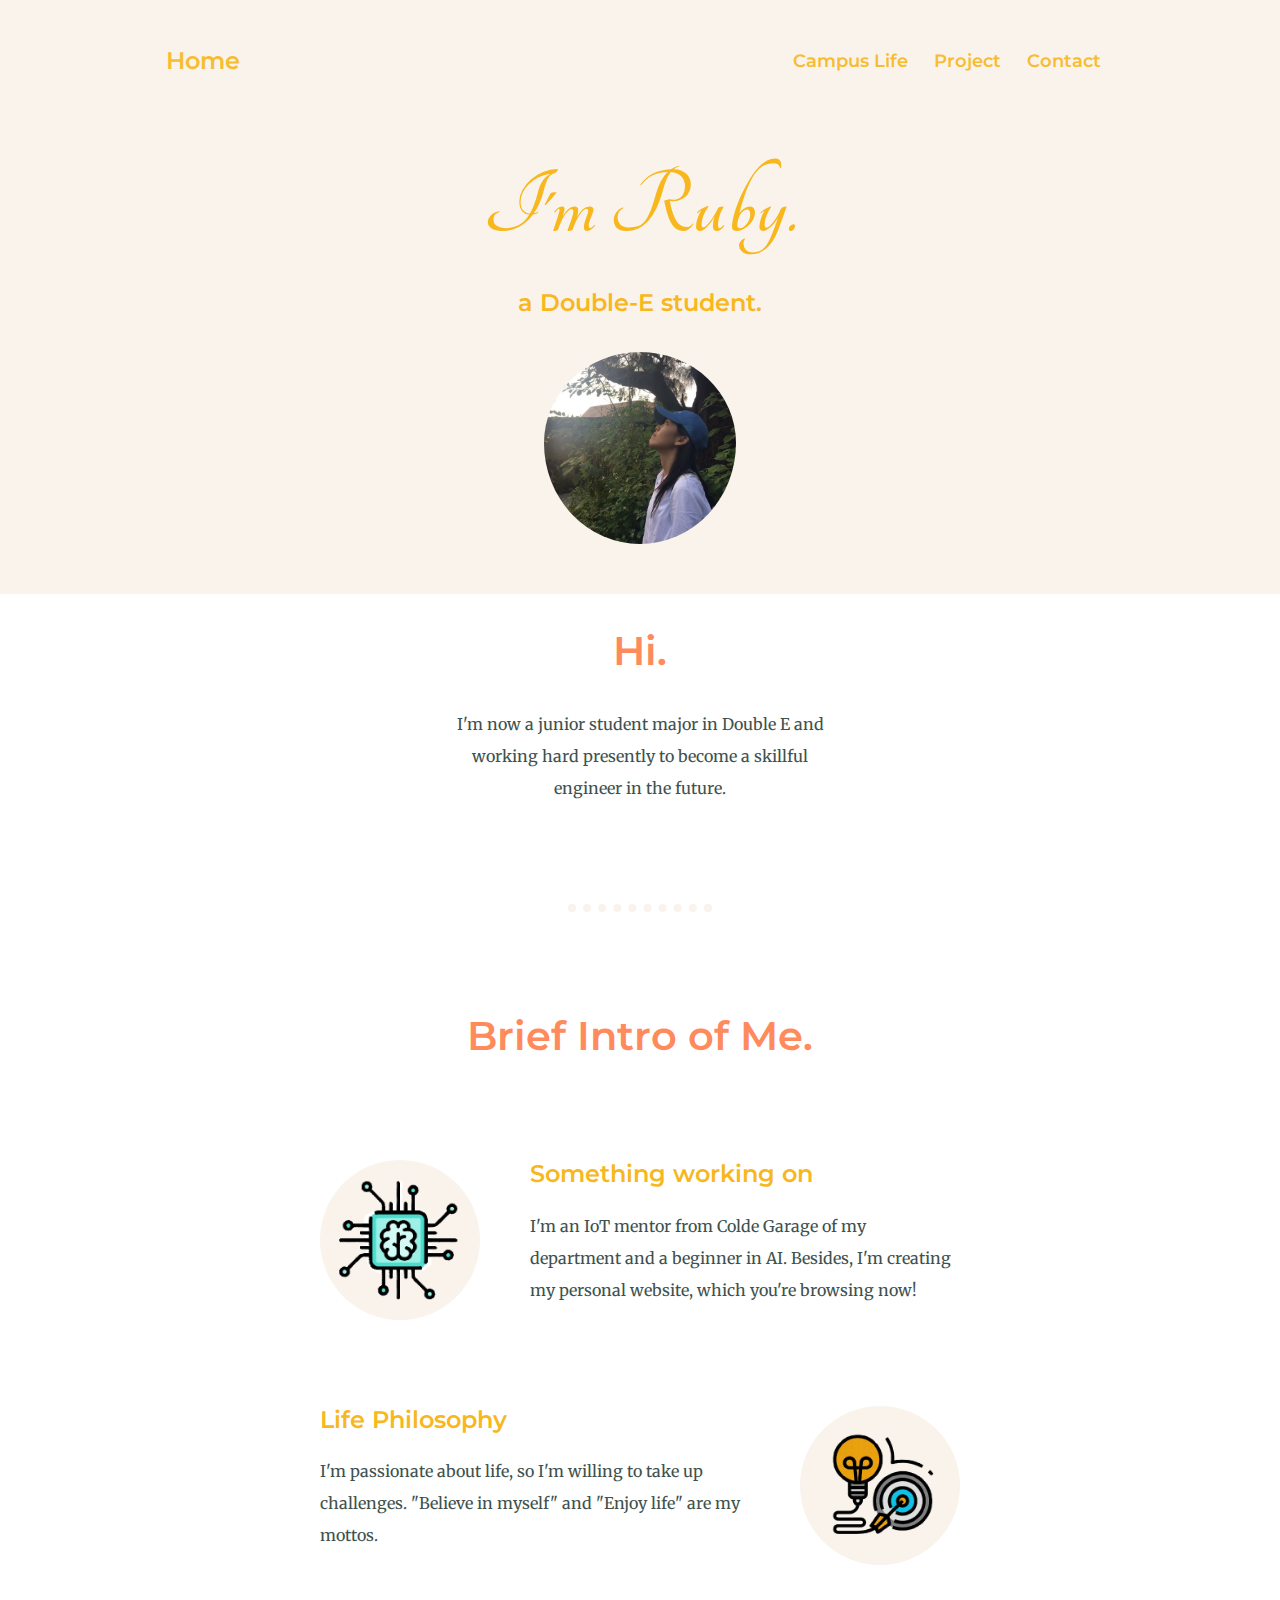
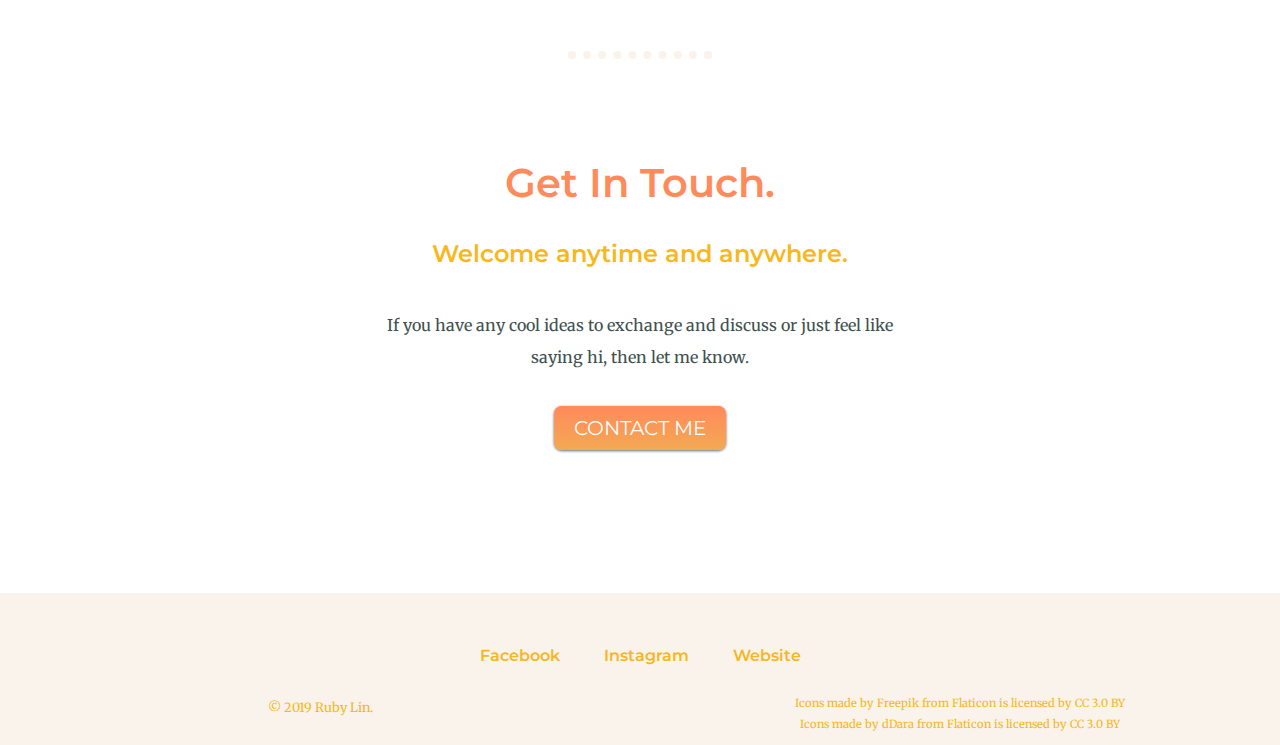
<file: index.html>
<!DOCTYPE html>
<html lang="en" dir="ltr">

<head>
  <!-- Required meta tags -->
  <meta charset="utf-8">
  <meta name="viewport" content="width=device-width, initial-scale=1, shrink-to-fit=no">

  <!-- Google Fonts -->
  <link href="https://fonts.googleapis.com/css?family=Tangerine|Merriweather|Montserrat|Sacramento&display=swap" rel="stylesheet">
  <!-- Bootstrap CSS -->
  <link rel="stylesheet" href="https://stackpath.bootstrapcdn.com/bootstrap/4.3.1/css/bootstrap.min.css" integrity="sha384-ggOyR0iXCbMQv3Xipma34MD+dH/1fQ784/j6cY/iJTQUOhcWr7x9JvoRxT2MZw1T" crossorigin="anonymous">
  <!-- External CSS -->
  <link rel="stylesheet" href="css/styles-1.css">

  <!-- Text which is shown in a Browser's Title Bar or a Page's Tab -->
  <title>Ruby Lin</title>
</head>

<body>
  <!-- Navigation Bar -->
  <nav class="navbar fixed-top navbar-expand-md">
    <a class="navbar-brand" href="index.html">Home</a>
    <button class="navbar-toggler" type="button" data-toggle="collapse" data-target="#navbarTogglerDemo02" aria-controls="navbarTogglerDemo02" aria-expanded="false" aria-label="Toggle navigation">
      <span class="navbar-toggler-icon"></span>
    </button>
    <div class="collapse navbar-collapse" id="navbarTogglerDemo02">
      <ul class="navbar-nav ml-auto">
        <li class="nav-item">
          <a class="nav-link" href="Campus_Life.html">Campus Life</a>
        </li>
        <li class="nav-item">
          <a class="nav-link" href="">Project</a>
        </li>
        <li class="nav-item">
          <a class="nav-link" href="#bot">Contact</a>
        </li>
      </ul>
    </div>
  </nav>

  <!-- Top Section -->
  <section id="top">
    <h1>I'm Ruby.</h1>
    <h3 style=" margin: 24px auto;">a Double-E student.</h3>
    <img class="me-img" src="images\me_big.jpg">
  </section>

  <!-- Middle Section -->
  <section id="mid">
    <!-- First Division of Self-Intro -->
    <div class="profile">
      <h2>Hi.</h2>
      <p class="Hi">I'm now a junior student major in Double E and working hard presently to become a skillful engineer in the future.</p>
    </div>
    <hr> <!-- Horizontal Line -->
    <!-- Second Division of Self-Intro -->
    <div class="intro">
      <h2>Brief Intro of Me.</h2>
      <div class="intro-row">
        <img class="chip-img" src="images\chip_fin.png" alt="chip-img">
        <h3>Something working on</h3>
        <p>I'm an IoT mentor from Colde Garage of my department and a beginner in AI. Besides, I'm creating my personal website, which you're browsing now!</p>
      </div>
      <div class="intro-row">
        <img class="goal-img" src="images\goal_fin.png" alt="goal-img">
        <h3>Life Philosophy</h3>
        <p>I'm passionate about life, so I'm willing to take up challenges. "Believe in myself" and "Enjoy life" are my mottos. </p>
      </div>
    </div>
    <hr> <!-- Horizontal Line -->
    <!-- Third Division of Self-Intro -->
    <div class="contact-me">
      <h2>Get In Touch.</h2>
      <h3>Welcome anytime and anywhere.</h3>
      <p class="contact-mess">If you have any cool ideas to exchange and discuss or just feel like saying hi, then let me know.</p>
      <a class="butn" href="mailto:ldjmgls@gmail.com">CONTACT ME</a>
    </div>
  </section>

  <!-- Bottom Section -->
  <section id="bot">
    <a class="footer-link" href="https://www.facebook.com/">Facebook</a>
    <a class="footer-link" href="https://www.instagram.com/?hl=zh-tw">Instagram</a>
    <a class="footer-link" href="Home.html">Website</a>

    <div class="row" style="margin: 0">
      <!-- Copyright -->
      <div class="col-md-6 copyright">
        © 2019 Ruby Lin.
      </div>
      <!-- Attributions -->
      <div class="col-md-6">
        <p class="attrib">Icons made by <a href="https://www.freepik.com/" title="Freepik">Freepik</a>
          from <a href="https://www.flaticon.com/" title="Flaticon">Flaticon</a>
          is licensed by <a href="http://creativecommons.org/licenses/by/3.0/" title="Creative Commons BY 3.0" target="_blank">CC 3.0 BY</a></p>
        <p class="attrib">Icons made by <a href="https://www.flaticon.com/authors/ddara" title="dDara">dDara</a>
          from <a href="https://www.flaticon.com/" title="Flaticon">Flaticon</a>
          is licensed by <a href="http://creativecommons.org/licenses/by/3.0/" title="Creative Commons BY 3.0" target="_blank">CC 3.0 BY</a></p>
      </div>
    </div>
  </section>

  <!-- Optional JavaScript -->
  <!-- jQuery first, then Popper.js, then Bootstrap JS -->
  <!-- CDN versions of jQuery, Popper.js and Bootstrap for compiled CSS and JavaScript-->
  <script src="https://code.jquery.com/jquery-3.3.1.slim.min.js" integrity="sha384-q8i/X+965DzO0rT7abK41JStQIAqVgRVzpbzo5smXKp4YfRvH+8abtTE1Pi6jizo" crossorigin="anonymous"></script>
  <script src="https://cdnjs.cloudflare.com/ajax/libs/popper.js/1.14.7/umd/popper.min.js" integrity="sha384-UO2eT0CpHqdSJQ6hJty5KVphtPhzWj9WO1clHTMGa3JDZwrnQq4sF86dIHNDz0W1" crossorigin="anonymous"></script>
  <script src="https://stackpath.bootstrapcdn.com/bootstrap/4.3.1/js/bootstrap.min.js" integrity="sha384-JjSmVgyd0p3pXB1rRibZUAYoIIy6OrQ6VrjIEaFf/nJGzIxFDsf4x0xIM+B07jRM" crossorigin="anonymous"></script>
</body>

</html>
</file>
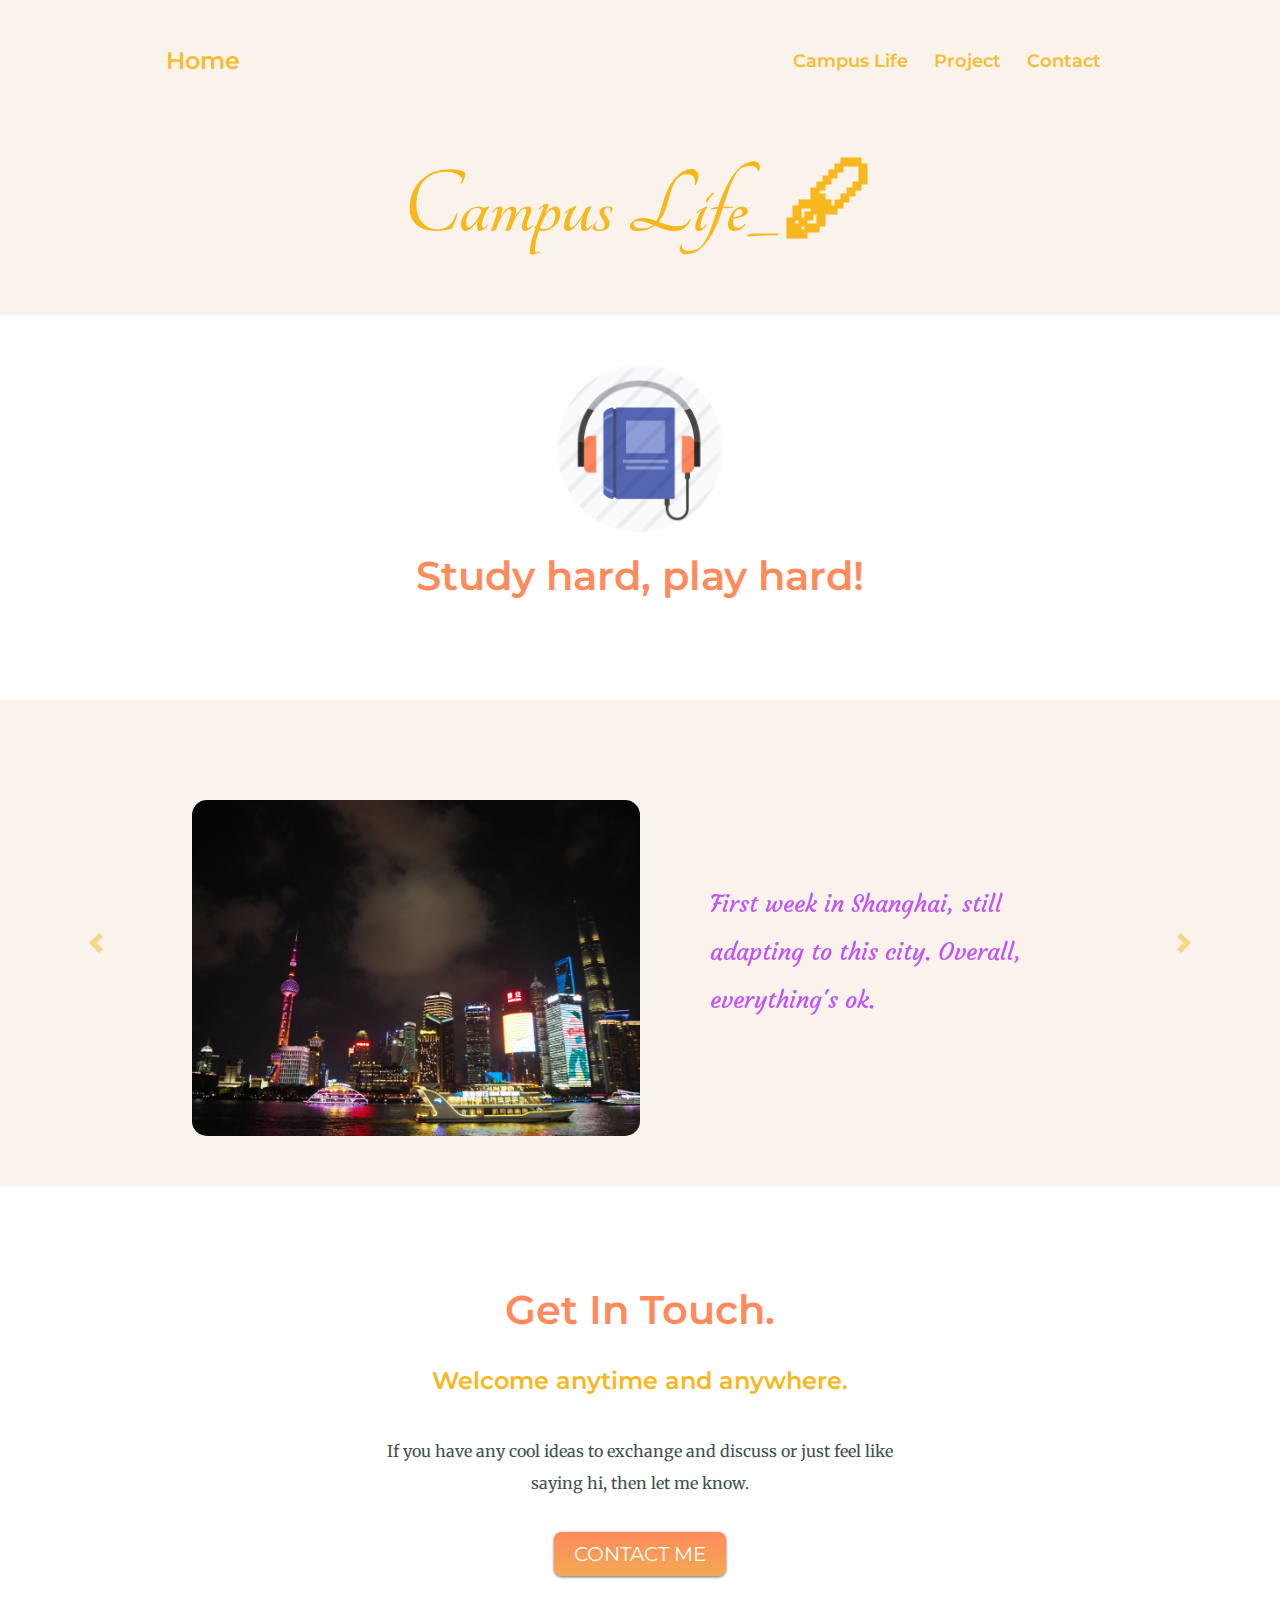
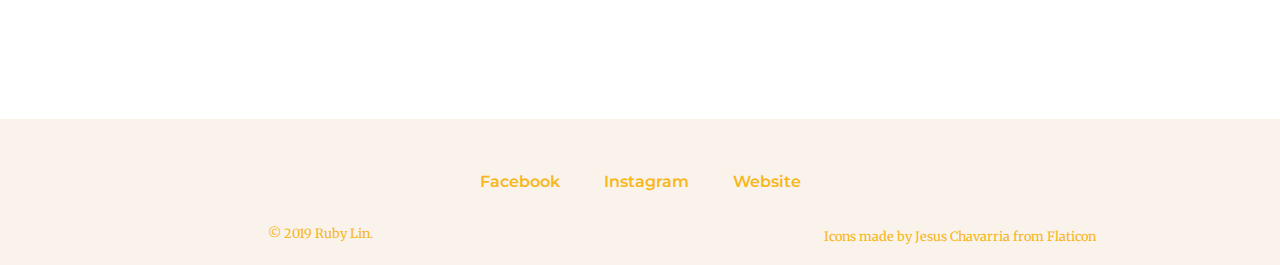
<file: Campus_Life.html>
<!DOCTYPE html>
<html lang="en" dir="ltr">

<head>
  <!-- Required meta tags -->
  <meta charset="utf-8">
  <meta name="viewport" content="width=device-width, initial-scale=1, shrink-to-fit=no">

  <!-- Google Fonts -->
  <link href="https://fonts.googleapis.com/css?family=Tangerine|Merriweather|Montserrat|Courgette&display=swap" rel="stylesheet">
  <!-- Bootstrap CSS -->
  <link rel="stylesheet" href="https://stackpath.bootstrapcdn.com/bootstrap/4.3.1/css/bootstrap.min.css" integrity="sha384-ggOyR0iXCbMQv3Xipma34MD+dH/1fQ784/j6cY/iJTQUOhcWr7x9JvoRxT2MZw1T" crossorigin="anonymous">
  <!-- External CSS -->
  <link rel="stylesheet" href="css/styles-2.css">

  <!-- Text which is shown in a Browser's Title Bar or a Page's Tab -->
  <title>Ruby Lin</title>
</head>

<body>
  <!-- Navigation Bar -->
  <nav class="navbar fixed-top navbar-expand-md">
    <a class="navbar-brand" href="index.html">Home</a>
    <button class="navbar-toggler" type="button" data-toggle="collapse" data-target="#navbarTogglerDemo02" aria-controls="navbarTogglerDemo02" aria-expanded="false" aria-label="Toggle navigation">
      <span class="navbar-toggler-icon"></span>
    </button>
    <div class="collapse navbar-collapse" id="navbarTogglerDemo02">
      <ul class="navbar-nav ml-auto">
        <li class="nav-item">
          <a class="nav-link" href="Campus_Life.html">Campus Life</a>
        </li>
        <li class="nav-item">
          <a class="nav-link" href="">Project</a>
        </li>
        <li class="nav-item">
          <a class="nav-link" href="#bot">Contact</a>
        </li>
      </ul>
    </div>
  </nav>

  <!-- Top Section -->
  <section id="top">
    <h1>Campus Life_🖋</h1>
  </section>

  <!-- Middle Section -->
  <section id="mid">
    <!-- First Division -->
    <div>
      <img class="books-img" src="images\books.png" alt="books-img">
      <h2 style="margin-top: 20px;">Study hard, play hard!</h2>
    </div>
    <!-- Second Division -->
    <div class="life">
      <!-- Carousel with controls -->
      <div id="life-carousel" class="carousel slide" data-ride="carousel">
        <!-- Carousel Items  -->
        <div class="carousel-inner">
          <div class="carousel-item active">
            <div class="intro-row">
              <img class="yt-img" src="images\yt.JPG" alt="">
              <h3 class="pictext">First week in Shanghai, still adapting to this city. Overall, everything's ok. </h3>
            </div>
          </div>
          <div class="carousel-item">
            <div class="intro-row">
              <img class="fd-img" src="images\fd-1.jpg" alt="">
              <h3 class="pictext">Two months have passed, most things are on track. Seize the remaining days and keep exploring. Essentially, keep the faith. </h3>
            </div>
          </div>
        </div>
        <!-- Carousel Controls -->
        <a class="carousel-control-prev" href="#life-carousel" role="button" data-slide="prev">
          <span class="carousel-control-prev-icon"></span>
        </a>
        <a class="carousel-control-next" href="#life-carousel" role="button" data-slide="next">
          <span class="carousel-control-next-icon"></span>
        </a>
      </div>
    </div>
    <!-- Third Division -->
    <div class="contact-me">
      <h2>Get In Touch.</h2>
      <h3>Welcome anytime and anywhere.</h3>
      <p class="contact-mess">If you have any cool ideas to exchange and discuss or just feel like saying hi, then let me know.</p>
      <a class="butn" href="mailto:ldjmgls@gmail.com">CONTACT ME</a>
    </div>
  </section>

  <!-- Bottom Section -->
  <section id="bot">
    <a class="footer-link" href="https://www.facebook.com/">Facebook</a>
    <a class="footer-link" href="https://www.instagram.com/?hl=zh-tw">Instagram</a>
    <a class="footer-link" href="index.html">Website</a>

    <div class="row" style="margin: 0">
      <!-- Copyright -->
      <div class="col-md-6 copyright">
        © 2019 Ruby Lin.
      </div>
      <!-- Attributions -->
      <div class="col-md-6">
        <p class="attrib">Icons made by <a href="https://www.flaticon.com/authors/jesus-chavarria">Jesus Chavarria</a>
          from <a href="https://www.flaticon.com/">Flaticon</a></p>
      </div>
    </div>
  </section>

  <!-- Bootstrap Scripts -->
  <!-- CDN versions of jQuery, Popper.js and Bootstrap for compiled CSS and JavaScript, which helps Carousel function-->
  <script src="https://code.jquery.com/jquery-3.2.1.slim.min.js" integrity="sha384-KJ3o2DKtIkvYIK3UENzmM7KCkRr/rE9/Qpg6aAZGJwFDMVNA/GpGFF93hXpG5KkN" crossorigin="anonymous"></script>
  <script src="https://cdnjs.cloudflare.com/ajax/libs/popper.js/1.12.9/umd/popper.min.js" integrity="sha384-ApNbgh9B+Y1QKtv3Rn7W3mgPxhU9K/ScQsAP7hUibX39j7fakFPskvXusvfa0b4Q" crossorigin="anonymous"></script>
  <script src="https://maxcdn.bootstrapcdn.com/bootstrap/4.0.0/js/bootstrap.min.js" integrity="sha384-JZR6Spejh4U02d8jOt6vLEHfe/JQGiRRSQQxSfFWpi1MquVdAyjUar5+76PVCmYl" crossorigin="anonymous"></script>
</body>

</html>
</file>
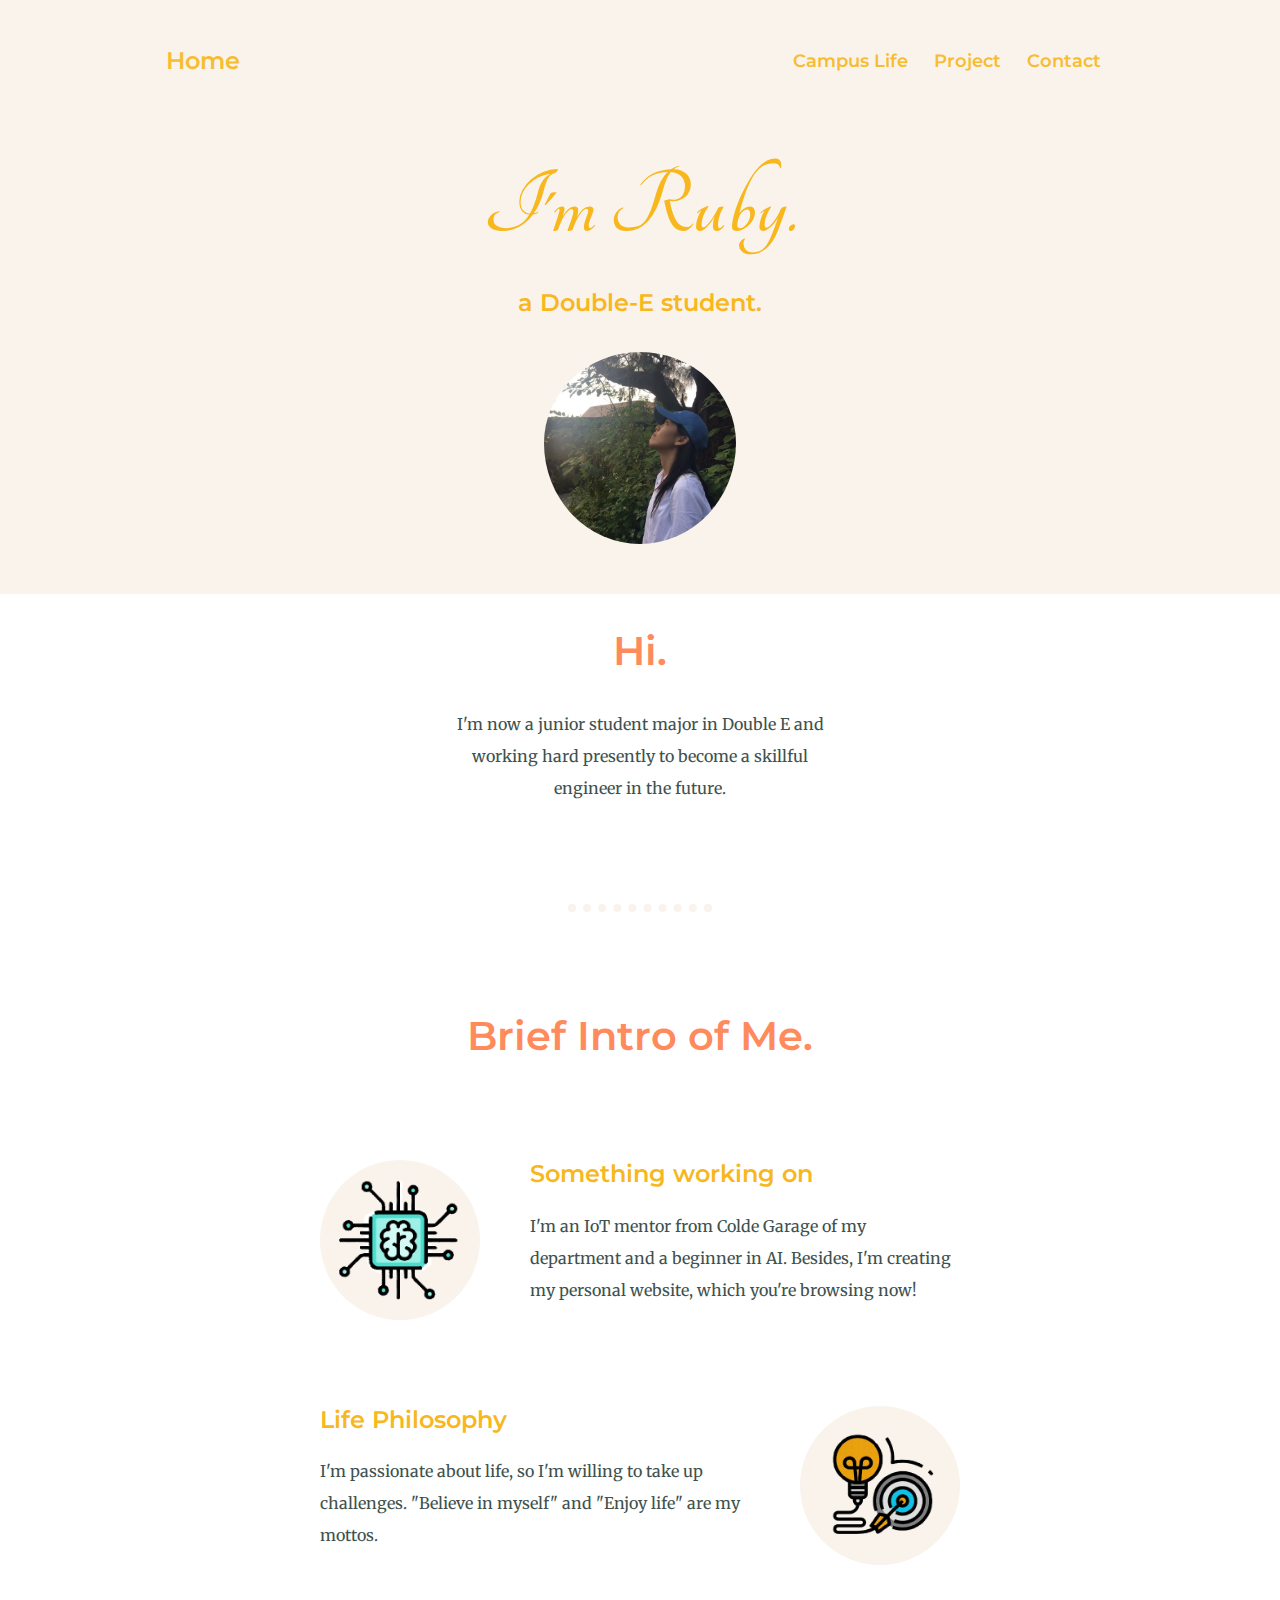
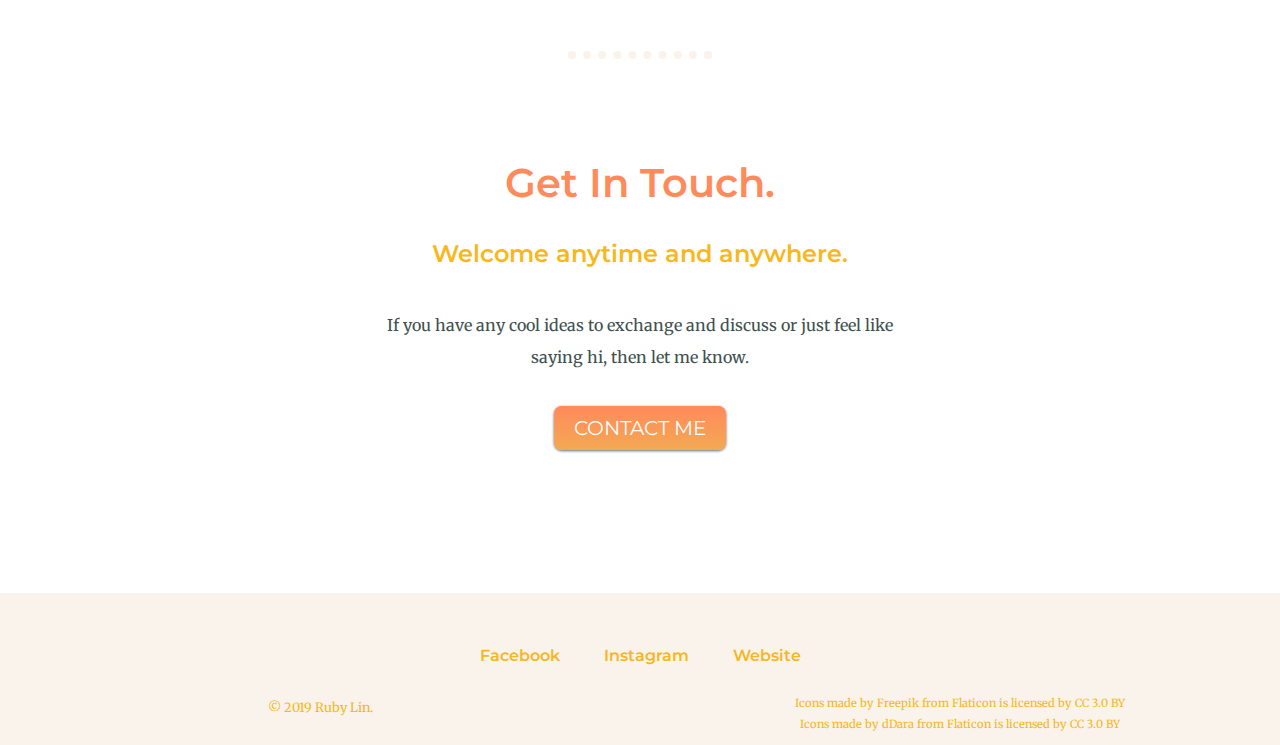
<file: Home.html>
<!DOCTYPE html>
<html lang="en" dir="ltr">

<head>
  <!-- Required meta tags -->
  <meta charset="utf-8">
  <meta name="viewport" content="width=device-width, initial-scale=1, shrink-to-fit=no">

  <!-- Google Fonts -->
  <link href="https://fonts.googleapis.com/css?family=Tangerine|Merriweather|Montserrat|Sacramento&display=swap" rel="stylesheet">
  <!-- Bootstrap CSS -->
  <link rel="stylesheet" href="https://stackpath.bootstrapcdn.com/bootstrap/4.3.1/css/bootstrap.min.css" integrity="sha384-ggOyR0iXCbMQv3Xipma34MD+dH/1fQ784/j6cY/iJTQUOhcWr7x9JvoRxT2MZw1T" crossorigin="anonymous">
  <!-- External CSS -->
  <link rel="stylesheet" href="css/styles-1.css">

  <!-- Text which is shown in a Browser's Title Bar or a Page's Tab -->
  <title>Ruby Lin</title>
</head>

<body>
  <!-- Navigation Bar -->
  <nav class="navbar fixed-top navbar-expand-md">
    <a class="navbar-brand" href="Home.html">Home</a>
    <button class="navbar-toggler" type="button" data-toggle="collapse" data-target="#navbarTogglerDemo02" aria-controls="navbarTogglerDemo02" aria-expanded="false" aria-label="Toggle navigation">
      <span class="navbar-toggler-icon"></span>
    </button>
    <div class="collapse navbar-collapse" id="navbarTogglerDemo02">
      <ul class="navbar-nav ml-auto">
        <li class="nav-item">
          <a class="nav-link" href="Campus_Life.html">Campus Life</a>
        </li>
        <li class="nav-item">
          <a class="nav-link" href="">Project</a>
        </li>
        <li class="nav-item">
          <a class="nav-link" href="#bot">Contact</a>
        </li>
      </ul>
    </div>
  </nav>

  <!-- Top Section -->
  <section id="top">
    <h1>I'm Ruby.</h1>
    <h3 style=" margin: 24px auto;">a Double-E student.</h3>
    <img class="me-img" src="images\me_big.jpg">
  </section>

  <!-- Middle Section -->
  <section id="mid">
    <!-- First Division of Self-Intro -->
    <div class="profile">
      <h2>Hi.</h2>
      <p class="Hi">I'm now a junior student major in Double E and working hard presently to become a skillful engineer in the future.</p>
    </div>
    <hr> <!-- Horizontal Line -->
    <!-- Second Division of Self-Intro -->
    <div class="intro">
      <h2>Brief Intro of Me.</h2>
      <div class="intro-row">
        <img class="chip-img" src="images\chip_fin.png" alt="chip-img">
        <h3>Something working on</h3>
        <p>I'm an IoT mentor from Colde Garage of my department and a beginner in AI. Besides, I'm creating my personal website, which you're browsing now!</p>
      </div>
      <div class="intro-row">
        <img class="goal-img" src="images\goal_fin.png" alt="goal-img">
        <h3>Life Philosophy</h3>
        <p>I'm passionate about life, so I'm willing to take up challenges. "Believe in myself" and "Enjoy life" are my mottos. </p>
      </div>
    </div>
    <hr> <!-- Horizontal Line -->
    <!-- Third Division of Self-Intro -->
    <div class="contact-me">
      <h2>Get In Touch.</h2>
      <h3>Welcome anytime and anywhere.</h3>
      <p class="contact-mess">If you have any cool ideas to exchange and discuss or just feel like saying hi, then let me know.</p>
      <a class="butn" href="mailto:ldjmgls@gmail.com">CONTACT ME</a>
    </div>
  </section>

  <!-- Bottom Section -->
  <section id="bot">
    <a class="footer-link" href="https://www.facebook.com/">Facebook</a>
    <a class="footer-link" href="https://www.instagram.com/?hl=zh-tw">Instagram</a>
    <a class="footer-link" href="Home.html">Website</a>

    <div class="row" style="margin: 0">
      <!-- Copyright -->
      <div class="col-md-6 copyright">
        © 2019 Ruby Lin.
      </div>
      <!-- Attributions -->
      <div class="col-md-6">
        <p class="attrib">Icons made by <a href="https://www.freepik.com/" title="Freepik">Freepik</a>
          from <a href="https://www.flaticon.com/" title="Flaticon">Flaticon</a>
          is licensed by <a href="http://creativecommons.org/licenses/by/3.0/" title="Creative Commons BY 3.0" target="_blank">CC 3.0 BY</a></p>
        <p class="attrib">Icons made by <a href="https://www.flaticon.com/authors/ddara" title="dDara">dDara</a>
          from <a href="https://www.flaticon.com/" title="Flaticon">Flaticon</a>
          is licensed by <a href="http://creativecommons.org/licenses/by/3.0/" title="Creative Commons BY 3.0" target="_blank">CC 3.0 BY</a></p>
      </div>
    </div>
  </section>

  <!-- Optional JavaScript -->
  <!-- jQuery first, then Popper.js, then Bootstrap JS -->
  <!-- CDN versions of jQuery, Popper.js and Bootstrap for compiled CSS and JavaScript-->
  <script src="https://code.jquery.com/jquery-3.3.1.slim.min.js" integrity="sha384-q8i/X+965DzO0rT7abK41JStQIAqVgRVzpbzo5smXKp4YfRvH+8abtTE1Pi6jizo" crossorigin="anonymous"></script>
  <script src="https://cdnjs.cloudflare.com/ajax/libs/popper.js/1.14.7/umd/popper.min.js" integrity="sha384-UO2eT0CpHqdSJQ6hJty5KVphtPhzWj9WO1clHTMGa3JDZwrnQq4sF86dIHNDz0W1" crossorigin="anonymous"></script>
  <script src="https://stackpath.bootstrapcdn.com/bootstrap/4.3.1/js/bootstrap.min.js" integrity="sha384-JjSmVgyd0p3pXB1rRibZUAYoIIy6OrQ6VrjIEaFf/nJGzIxFDsf4x0xIM+B07jRM" crossorigin="anonymous"></script>
</body>

</html>
</file>
<file: css/styles-1.css>
body {
  color: #40514E;
  font-family: 'Merriweather', serif;
  margin: 0;
  text-align: center;
}

h1 {
  color: #f7b71d;
  font-size: 6rem;  /* 16px = 100% = 1em */
  font-family: 'Tangerine', cursive;
  font-weight: 600;  /* normal: 400 , bold: 700 */
  line-height: 1.2;
  margin: 0 auto;
}

h2 {
  color: #ff8a5c;
  font-size: 2.5rem;
  font-family: 'Montserrat', sans-serif;
  font-weight: 600;
  margin: 33px 0 33px;
}

h3 {
  color: #f7b71d;
  font-size: 1.5rem;
  font-family: 'Montserrat', sans-serif;
  font-weight: 600;
  margin-bottom: 1.3rem;
}

p {
  line-height: 2;
  margin-top: 1rem;
}

hr {
  border: dotted #f9f3ec 8px;
  border-bottom: none;
  width: 10%;
  margin: 100px auto;
}

a {
  color: #f7b71d;
  text-decoration: none;
}

a:hover {
  color: #ff8a5c;
  text-decoration: none;
}

/* Navigation Bar */
.navbar {
  background-color: #f9f3ec;
  padding: 3% 13%;
  opacity: 0.9;
}

.navbar-brand {
  color: #f7b71d;
  font-family: 'Montserrat', sans-serif;
  font-size: 1.5rem;
  font-weight: 600;
}

.navbar-brand:hover {
  color: #ff8a5c;
}

.nav-link {
  color: #f7b71d;
  font-family: 'Montserrat', sans-serif;
  font-size: 1.1rem;
  font-weight: 600;
  margin: auto 5px;
}

.nav-link:hover {
  color: #ff8a5c;
}

.navbar-toggler {
  border-color: #f7b71d;
  border-width: 2px;
}

.navbar-toggler-icon {
  background-image: url("data:image/svg+xml;charset=utf8,%3Csvg viewBox='0 0 32 32' xmlns='http://www.w3.org/2000/svg'%3E%3Cpath stroke='rgba(247,183,29, 1)' stroke-width='3' stroke-linecap='round' stroke-miterlimit='10' d='M4 8h24M4 16h24M4 24h24'/%3E%3C/svg%3E");
}

/* Top Section */
#top {
  background-color: #f9f3ec;
  padding-top: 150px;
  padding-bottom: 50px;
}

.me-img {
  width: 15%;
  border-radius: 50%;
  padding-top: 10px;
}

/* Middle Section */
#mid {
  padding-bottom: 150px;
}

.Hi {
  width: 30%;
  margin: auto;
}

.intro-row {
  width: 50%;
  margin: 100px auto;
  text-align: left;
}

.chip-img {
  background-color: #f9f3ec;
  width: 25%;
  border-radius: 50%;
  float: left;
  margin-right: 50px;
}

.goal-img {
  background-color: #f9f3ec;
  width: 25%;
  border-radius: 50%;
  float: right;
  margin-left: 50px;
}

.contact-mess {
  width: 40%;
  margin: 40px auto;
}

.butn {
  background: #ff8a5c;
  background-image: -webkit-gradient(top, #ff8a5c, #f3a953);
  /* Chrome,Safari4+ */
  background-image: -webkit-linear-gradient(top, #ff8a5c, #f3a953);
  background-image: -moz-linear-gradient(top, #ff8a5c, #f3a953);
  background-image: -ms-linear-gradient(top, #ff8a5c, #f3a953);
  background-image: -o-linear-gradient(top, #ff8a5c, #f3a953);
  background-image: linear-gradient(to bottom, #ff8a5c, #f3a953);
  -webkit-border-radius: 8;
  -moz-border-radius: 8;
  border-radius: 8px;
  -webkit-box-shadow: 0 1px 3px #666666;
  -moz-box-shadow: 0 1px 3px #666666;
  box-shadow: 0 1px 3px #666666;
  font-family: 'Montserrat', sans-serif;
  color: #ffffff;
  font-size: 20px;
  padding: 10px 20px 10px 20px;
  text-decoration: none;
}

.butn:hover {
  background: #ff6337;
  background-image: -webkit-gradient(top, #ff6337, #ffa323);
  /* Chrome,Safari4+ */
  background-image: -webkit-linear-gradient(top, #ff6337, #ffa323);
  background-image: -moz-linear-gradient(top, #ff6337, #ffa323);
  background-image: -ms-linear-gradient(top, #ff6337, #ffa323);
  background-image: -o-linear-gradient(top, #ff6337, #ffa323);
  background-image: linear-gradient(to bottom, #ff6337, #ffa323);
  color: #ffffff;
  text-decoration: none;
}

/* Bottom Section */
#bot {
  background-color: #f9f3ec;
  padding: 50px 0 5px;
}

.footer-link {
  font-family: 'Montserrat', sans-serif;
  font-weight: 600;
  margin: auto 20px;
}

.col-md-6 {
  margin: 20px 0 0;
}

.copyright {
  color: #f7b71d;
  font-size: 0.8rem;
  padding-top: 10px;
}

.attrib {
  color: #f7b71d;
  line-height: 1;
  font-size: 0.7rem;
  margin: 10px auto;
}
</file>
<file: css/styles-2.css>
body {
  color: #40514E;
  font-family: 'Merriweather', serif;
  margin: 0;
  text-align: center;
}

h1 {
  color: #f7b71d;
  font-size: 6rem;  /* 16px = 100% = 1em */
  font-family: 'Tangerine', cursive;
  font-weight: 600;  /* normal: 400 , bold: 700 */
  line-height: 1.2;
  margin: 0 auto;
}

h2 {
  color: #ff8a5c;
  font-size: 2.5rem;
  font-family: 'Montserrat', sans-serif;
  font-weight: 600;
  margin: 33px 0 33px;
}

h3 {
  color: #f7b71d;
  font-size: 1.5rem;
  font-family: 'Montserrat', sans-serif;
  font-weight: 600;
  margin-bottom: 1.3rem;
}

p {
  line-height: 2;
  margin-top: 1rem;
}

hr {
  border: dotted #f9f3ec 8px;
  border-bottom: none;
  width: 10%;
  margin: 100px auto;
}

a {
  color: #f7b71d;
  text-decoration: none;
}

a:hover {
  color: #ff8a5c;
  text-decoration: none;
}

/* Navigation Bar */
.navbar {
  background-color: #f9f3ec;
  padding: 3% 13%;
  opacity: 0.9;
}

.navbar-brand {
  color: #f7b71d;
  font-family: 'Montserrat', sans-serif;
  font-size: 1.5rem;
  font-weight: 600;
}

.navbar-brand:hover {
  color: #ff8a5c;
}

.nav-link {
  color: #f7b71d;
  font-family: 'Montserrat', sans-serif;
  font-size: 1.1rem;
  font-weight: 600;
  margin: auto 5px;
}

.nav-link:hover {
  color: #ff8a5c;
}

.navbar-toggler {
  border-color: #f7b71d;
  border-width: 2px;
}

.navbar-toggler-icon {
  background-image: url("data:image/svg+xml;charset=utf8,%3Csvg viewBox='0 0 32 32' xmlns='http://www.w3.org/2000/svg'%3E%3Cpath stroke='rgba(247,183,29, 1)' stroke-width='3' stroke-linecap='round' stroke-miterlimit='10' d='M4 8h24M4 16h24M4 24h24'/%3E%3C/svg%3E");
}

/* Top Section */
#top {
  background-color: #f9f3ec;
  padding-top: 150px;
  padding-bottom: 50px;
}

/* Middle Section */
#mid {
  padding-bottom: 150px;
}

.books-img {
  width: 13%;
  margin: 50px auto 0;
  border-radius: 50%;
}

.life {
  background-color: #f9f3ec;
  padding: 50px 0;
  margin: 100px 0;
}

.intro-row {
  width: 70%;
  margin: 50px auto;
  text-align: left;
}

.yt-img {
  width: 50%;
  float: left;
  margin-right: 70px;
  border-radius: 15px;
}

.fd-img {
  width: 35%;
  float: right;
  margin-left: 70px;
  border-radius: 15px;
}

.pictext {
  color: #c355f5;
  font-family: 'Courgette', cursive;
  font-weight: lighter;
  line-height: 2;
  padding-top: 80px;
}

/* Carousel Controlling Icons */
.carousel-control-prev-icon {
  background-image: url("data:image/svg+xml;charset=utf8,%3Csvg xmlns='http://www.w3.org/2000/svg' fill='%23f7b71d' viewBox='0 0 8 8'%3E%3Cpath d='M5.25 0l-4 4 4 4 1.5-1.5-2.5-2.5 2.5-2.5-1.5-1.5z'/%3E%3C/svg%3E") !important;
}

.carousel-control-next-icon {
  background-image: url("data:image/svg+xml;charset=utf8,%3Csvg xmlns='http://www.w3.org/2000/svg' fill='%23f7b71d' viewBox='0 0 8 8'%3E%3Cpath d='M2.75 0l-1.5 1.5 2.5 2.5-2.5 2.5 1.5 1.5 4-4-4-4z'/%3E%3C/svg%3E") !important;
}

.contact-mess {
  width: 40%;
  margin: 40px auto;
}

.butn {
  background: #ff8a5c;
  background-image: -webkit-gradient(top, #ff8a5c, #f3a953);
  /* Chrome,Safari4+ */
  background-image: -webkit-linear-gradient(top, #ff8a5c, #f3a953);
  background-image: -moz-linear-gradient(top, #ff8a5c, #f3a953);
  background-image: -ms-linear-gradient(top, #ff8a5c, #f3a953);
  background-image: -o-linear-gradient(top, #ff8a5c, #f3a953);
  background-image: linear-gradient(to bottom, #ff8a5c, #f3a953);
  -webkit-border-radius: 8;
  -moz-border-radius: 8;
  border-radius: 8px;
  -webkit-box-shadow: 0 1px 3px #666666;
  -moz-box-shadow: 0 1px 3px #666666;
  box-shadow: 0 1px 3px #666666;
  font-family: 'Montserrat', sans-serif;
  color: #ffffff;
  font-size: 20px;
  padding: 10px 20px 10px 20px;
  text-decoration: none;
}

.butn:hover {
  background: #ff6337;
  background-image: -webkit-gradient(top, #ff6337, #ffa323);
  /* Chrome,Safari4+ */
  background-image: -webkit-linear-gradient(top, #ff6337, #ffa323);
  background-image: -moz-linear-gradient(top, #ff6337, #ffa323);
  background-image: -ms-linear-gradient(top, #ff6337, #ffa323);
  background-image: -o-linear-gradient(top, #ff6337, #ffa323);
  background-image: linear-gradient(to bottom, #ff6337, #ffa323);
  color: #ffffff;
  text-decoration: none;
}

/* Bottom Section */
#bot {
  background-color: #f9f3ec;
  padding: 50px 0 5px;
}

.footer-link {
  font-family: 'Montserrat', sans-serif;
  font-weight: 600;
  margin: auto 20px;
}

.col-md-6 {
  margin: 20px 0 0;
}

.copyright {
  color: #f7b71d;
  font-size: 0.8rem;
  padding-top: 10px;
}

.attrib {
  color: #f7b71d;
  /* line-height: 1; */
  font-size: 0.8rem;
  margin: 10px auto;
}
</file>
